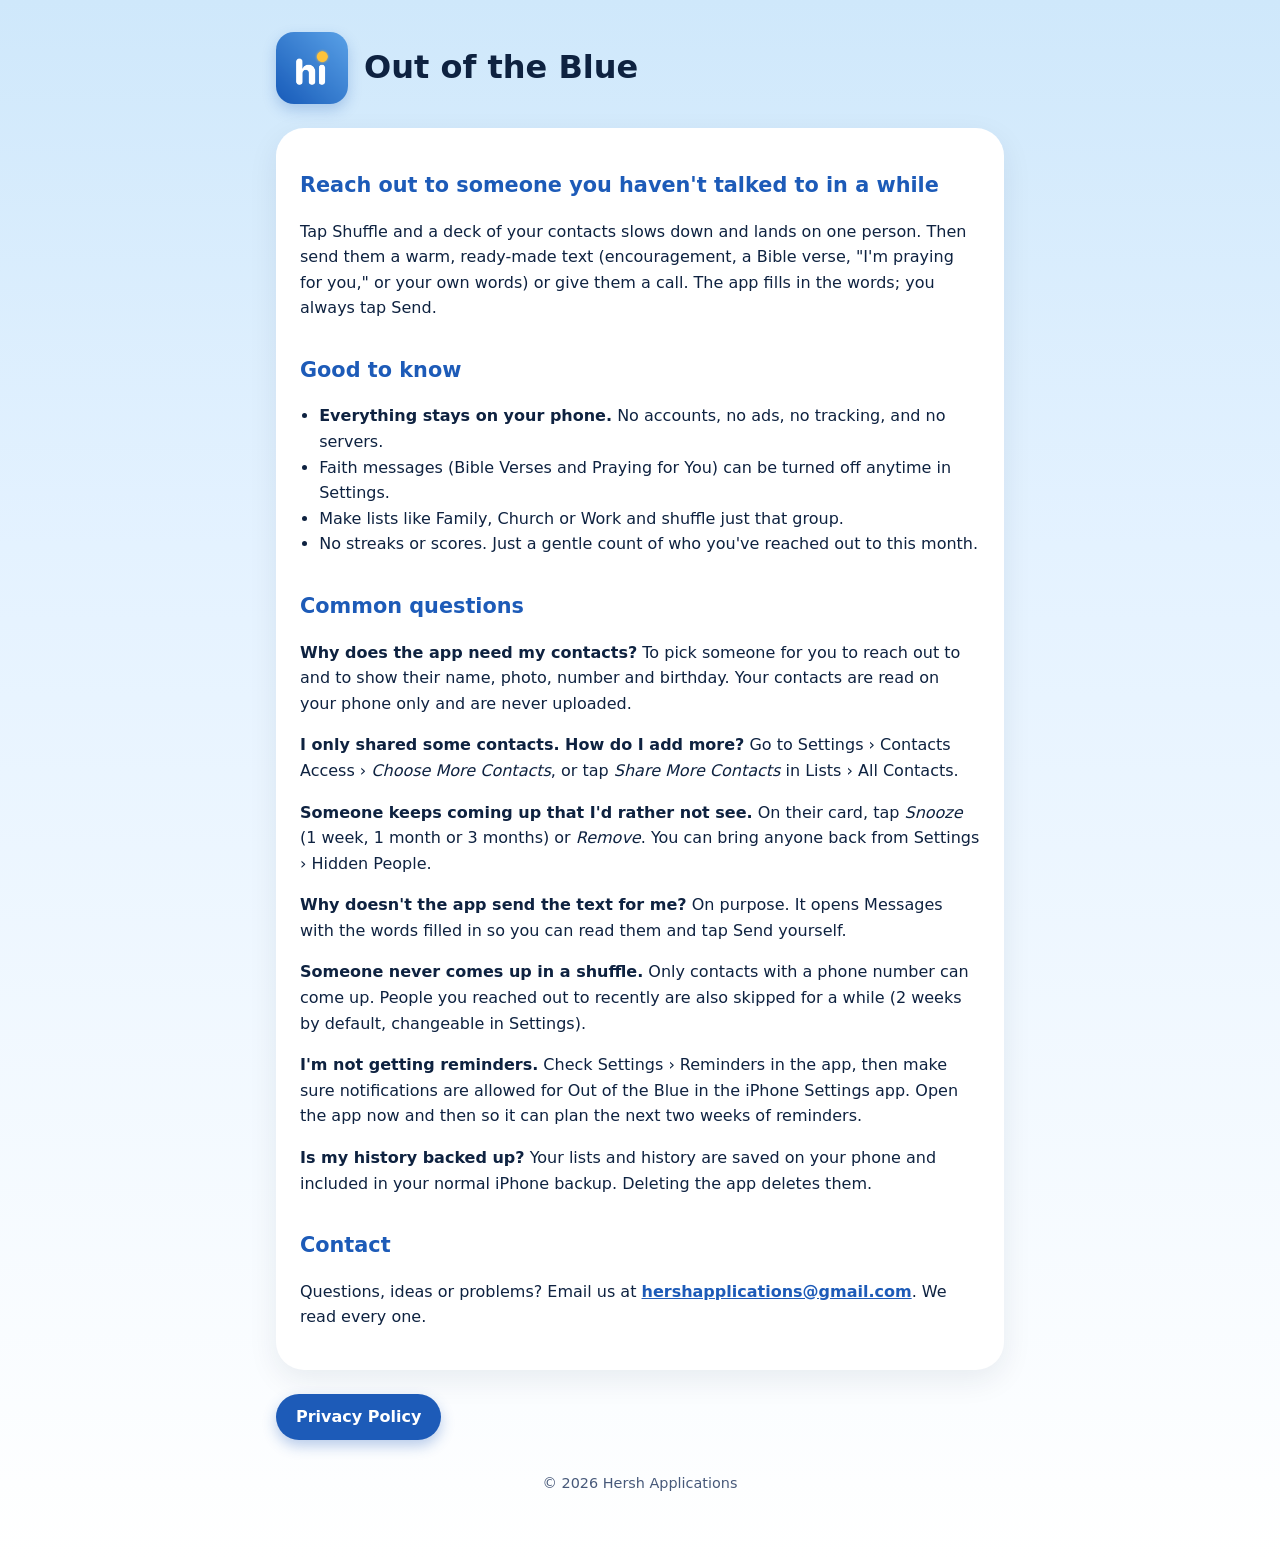
<file: index.html>
<!doctype html>
<html lang="en">
<head>
<meta charset="utf-8">
<meta name="viewport" content="width=device-width, initial-scale=1">
<title>Out of the Blue Support</title>
<meta name="description" content="Help and contact for Out of the Blue, the app that helps you reach out to someone you haven't talked to in a while.">
<link rel="stylesheet" href="style.css">
<link rel="icon" href="icon.png">
</head>
<body>
<main>
  <header>
    <img src="icon.png" alt="Out of the Blue app icon">
    <h1>Out of the Blue</h1>
  </header>
  <div class="card">
    <h2>Reach out to someone you haven't talked to in a while</h2>
    <p>Tap Shuffle and a deck of your contacts slows down and lands on one person. Then send them a warm,
    ready-made text (encouragement, a Bible verse, "I'm praying for you," or your own words) or give them
    a call. The app fills in the words; you always tap Send.</p>

    <h2>Good to know</h2>
    <ul>
      <li><strong>Everything stays on your phone.</strong> No accounts, no ads, no tracking, and no servers.</li>
      <li>Faith messages (Bible Verses and Praying for You) can be turned off anytime in Settings.</li>
      <li>Make lists like Family, Church or Work and shuffle just that group.</li>
      <li>No streaks or scores. Just a gentle count of who you've reached out to this month.</li>
    </ul>

    <h2>Common questions</h2>
    <p><strong>Why does the app need my contacts?</strong> To pick someone for you to reach out to and to
    show their name, photo, number and birthday. Your contacts are read on your phone only and are never uploaded.</p>
    <p><strong>I only shared some contacts. How do I add more?</strong> Go to Settings › Contacts Access ›
    <em>Choose More Contacts</em>, or tap <em>Share More Contacts</em> in Lists › All Contacts.</p>
    <p><strong>Someone keeps coming up that I'd rather not see.</strong> On their card, tap <em>Snooze</em>
    (1 week, 1 month or 3 months) or <em>Remove</em>. You can bring anyone back from Settings › Hidden People.</p>
    <p><strong>Why doesn't the app send the text for me?</strong> On purpose. It opens Messages with the
    words filled in so you can read them and tap Send yourself.</p>
    <p><strong>Someone never comes up in a shuffle.</strong> Only contacts with a phone number can come up.
    People you reached out to recently are also skipped for a while (2 weeks by default, changeable in Settings).</p>
    <p><strong>I'm not getting reminders.</strong> Check Settings › Reminders in the app, then make sure
    notifications are allowed for Out of the Blue in the iPhone Settings app. Open the app now and then so it
    can plan the next two weeks of reminders.</p>
    <p><strong>Is my history backed up?</strong> Your lists and history are saved on your phone and included in
    your normal iPhone backup. Deleting the app deletes them.</p>

    <h2>Contact</h2>
    <p>Questions, ideas or problems? Email us at
    <a href="mailto:hershapplications@gmail.com">hershapplications@gmail.com</a>. We read every one.</p>
  </div>
  <nav>
    <a href="privacy.html">Privacy Policy</a>
  </nav>
  <footer>© 2026 Hersh Applications</footer>
</main>
</body>
</html>
</file>
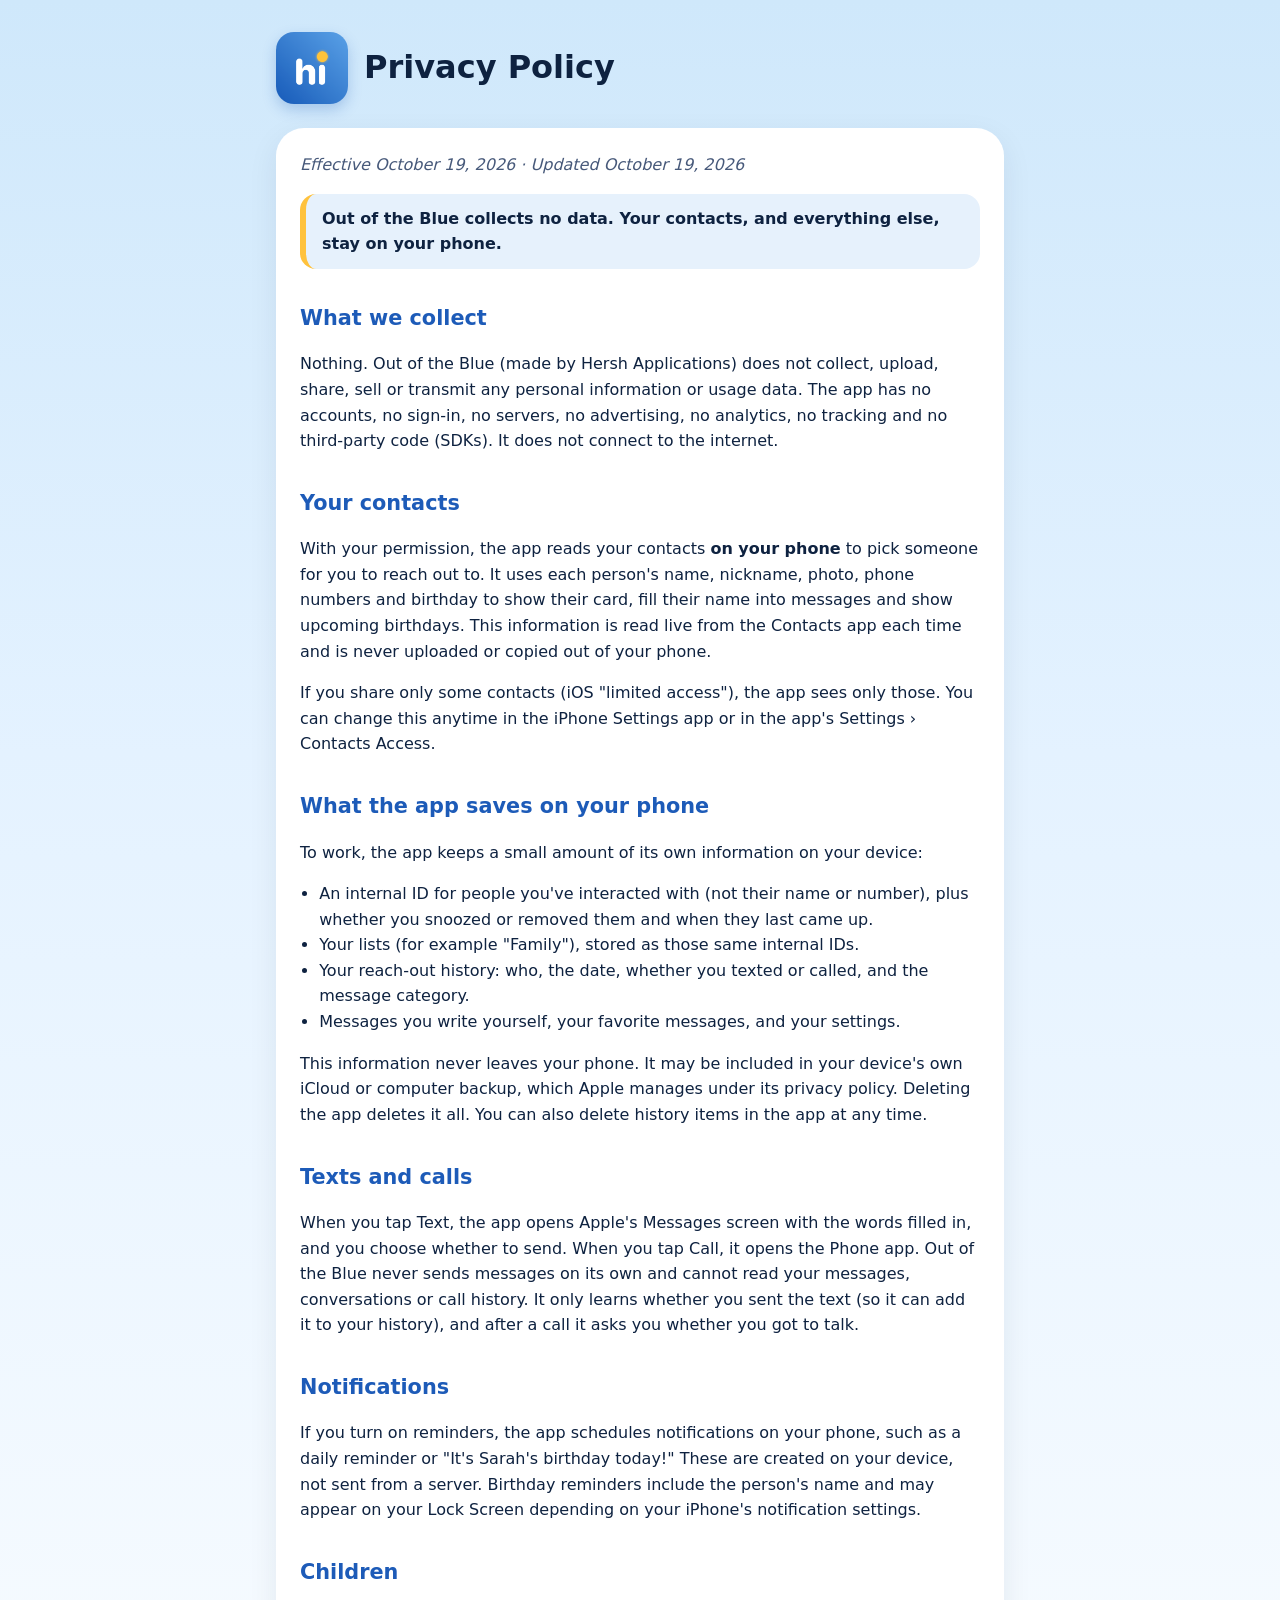
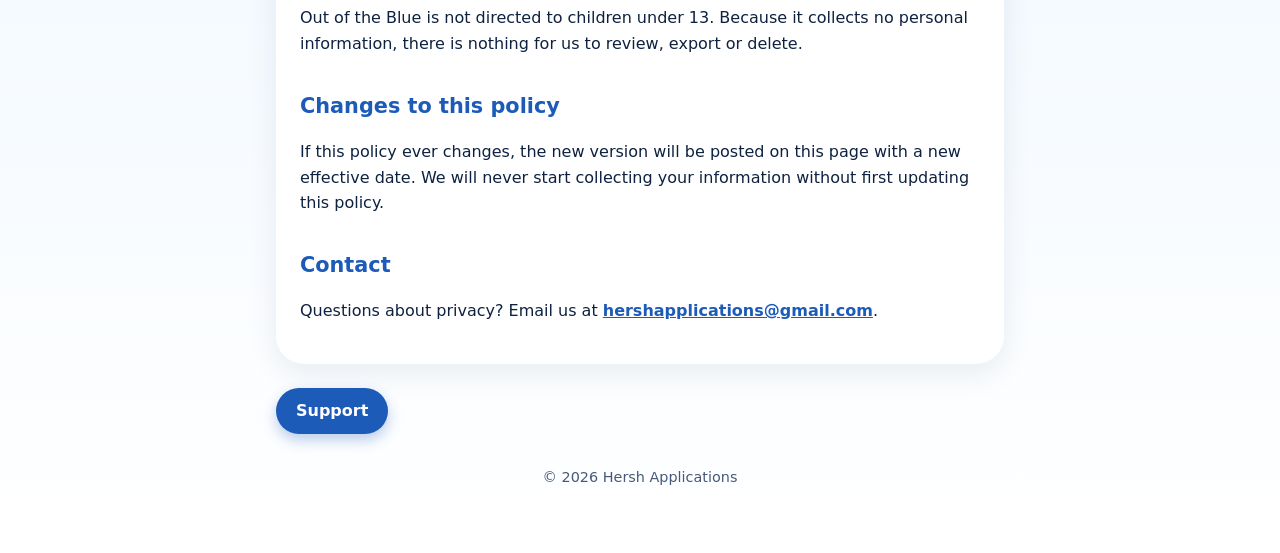
<file: privacy.html>
<!doctype html>
<html lang="en">
<head>
<meta charset="utf-8">
<meta name="viewport" content="width=device-width, initial-scale=1">
<title>Out of the Blue Privacy Policy</title>
<meta name="description" content="Out of the Blue collects no data. Your contacts and everything else stay on your phone.">
<link rel="stylesheet" href="style.css">
<link rel="icon" href="icon.png">
</head>
<body>
<main>
  <header>
    <img src="icon.png" alt="Out of the Blue app icon">
    <h1>Privacy Policy</h1>
  </header>
  <div class="card">
    <p class="muted"><em>Effective October 19, 2026 · Updated October 19, 2026</em></p>
    <p class="highlight">Out of the Blue collects no data. Your contacts, and everything else, stay on your phone.</p>

    <h2>What we collect</h2>
    <p>Nothing. Out of the Blue (made by Hersh Applications) does not collect, upload, share, sell or
    transmit any personal information or usage data. The app has no accounts, no sign-in, no servers,
    no advertising, no analytics, no tracking and no third-party code (SDKs). It does not connect to the internet.</p>

    <h2>Your contacts</h2>
    <p>With your permission, the app reads your contacts <strong>on your phone</strong> to pick someone for you
    to reach out to. It uses each person's name, nickname, photo, phone numbers and birthday to show their card,
    fill their name into messages and show upcoming birthdays. This information is read live from the Contacts app
    each time and is never uploaded or copied out of your phone.</p>
    <p>If you share only some contacts (iOS "limited access"), the app sees only those. You can change this anytime
    in the iPhone Settings app or in the app's Settings › Contacts Access.</p>

    <h2>What the app saves on your phone</h2>
    <p>To work, the app keeps a small amount of its own information on your device:</p>
    <ul>
      <li>An internal ID for people you've interacted with (not their name or number), plus whether you snoozed or removed them and when they last came up.</li>
      <li>Your lists (for example "Family"), stored as those same internal IDs.</li>
      <li>Your reach-out history: who, the date, whether you texted or called, and the message category.</li>
      <li>Messages you write yourself, your favorite messages, and your settings.</li>
    </ul>
    <p>This information never leaves your phone. It may be included in your device's own iCloud or computer
    backup, which Apple manages under its privacy policy. Deleting the app deletes it all. You can also delete
    history items in the app at any time.</p>

    <h2>Texts and calls</h2>
    <p>When you tap Text, the app opens Apple's Messages screen with the words filled in, and you choose whether
    to send. When you tap Call, it opens the Phone app. Out of the Blue never sends messages on its own and cannot
    read your messages, conversations or call history. It only learns whether you sent the text (so it can add it
    to your history), and after a call it asks you whether you got to talk.</p>

    <h2>Notifications</h2>
    <p>If you turn on reminders, the app schedules notifications on your phone, such as a daily reminder or
    "It's Sarah's birthday today!" These are created on your device, not sent from a server. Birthday reminders
    include the person's name and may appear on your Lock Screen depending on your iPhone's notification settings.</p>

    <h2>Children</h2>
    <p>Out of the Blue is not directed to children under 13. Because it collects no personal information,
    there is nothing for us to review, export or delete.</p>

    <h2>Changes to this policy</h2>
    <p>If this policy ever changes, the new version will be posted on this page with a new effective date.
    We will never start collecting your information without first updating this policy.</p>

    <h2>Contact</h2>
    <p>Questions about privacy? Email us at <a href="mailto:hershapplications@gmail.com">hershapplications@gmail.com</a>.</p>
  </div>
  <nav>
    <a href="index.html">Support</a>
  </nav>
  <footer>© 2026 Hersh Applications</footer>
</main>
</body>
</html>
</file>
<file: style.css>
:root {
  --sky: #8CCBF5; --deep: #1D5BB8; --ink: #0E2240; --soft: #47597A; --sunshine: #FFC23D; --white: #FFFFFF; --fill: #E6F1FC;
}
* { box-sizing: border-box; }
body {
  margin: 0; background: linear-gradient(#CFE8FB, #E4F2FF 35%, #FFFFFF); color: var(--ink);
  font-family: ui-rounded, "SF Pro Rounded", system-ui, -apple-system, "Segoe UI", sans-serif;
  line-height: 1.6; min-height: 100vh;
}
main { max-width: 760px; margin: 0 auto; padding: 32px 16px 64px; }
header { display: flex; align-items: center; gap: 16px; margin-bottom: 24px; }
header img { width: 72px; height: 72px; border-radius: 18px; box-shadow: 0 6px 14px rgba(29,91,184,.25); }
h1 { font-size: 2rem; margin: 0; }
h2 { font-size: 1.3rem; margin: 1.6em 0 .4em; color: var(--deep); }
.card {
  background: var(--white); border-radius: 28px; padding: 8px 24px 24px;
  box-shadow: 0 10px 30px rgba(14,34,64,.08);
}
.highlight { background: var(--fill); border-radius: 16px; padding: 12px 16px; border-left: 6px solid var(--sunshine); font-weight: 600; }
.muted { color: var(--soft); }
a { color: var(--deep); font-weight: 700; }
nav { margin-top: 24px; display: flex; gap: 12px; flex-wrap: wrap; }
nav a {
  background: var(--deep); color: var(--white); border-radius: 999px; padding: 10px 20px;
  text-decoration: none; box-shadow: 0 6px 14px rgba(29,91,184,.3);
}
footer { margin-top: 32px; font-size: .9rem; color: var(--soft); text-align: center; }
ul { padding-left: 1.2em; }
@media (prefers-color-scheme: dark) {
  :root { --ink: #F2F7FF; --soft: #B4C3DA; --deep: #7DB8FF; --white: #16294A; --fill: #22385C; }
  body { background: linear-gradient(#0B1626, #0F2138); }
  nav a { color: #0A1A30; }
}
</file>
